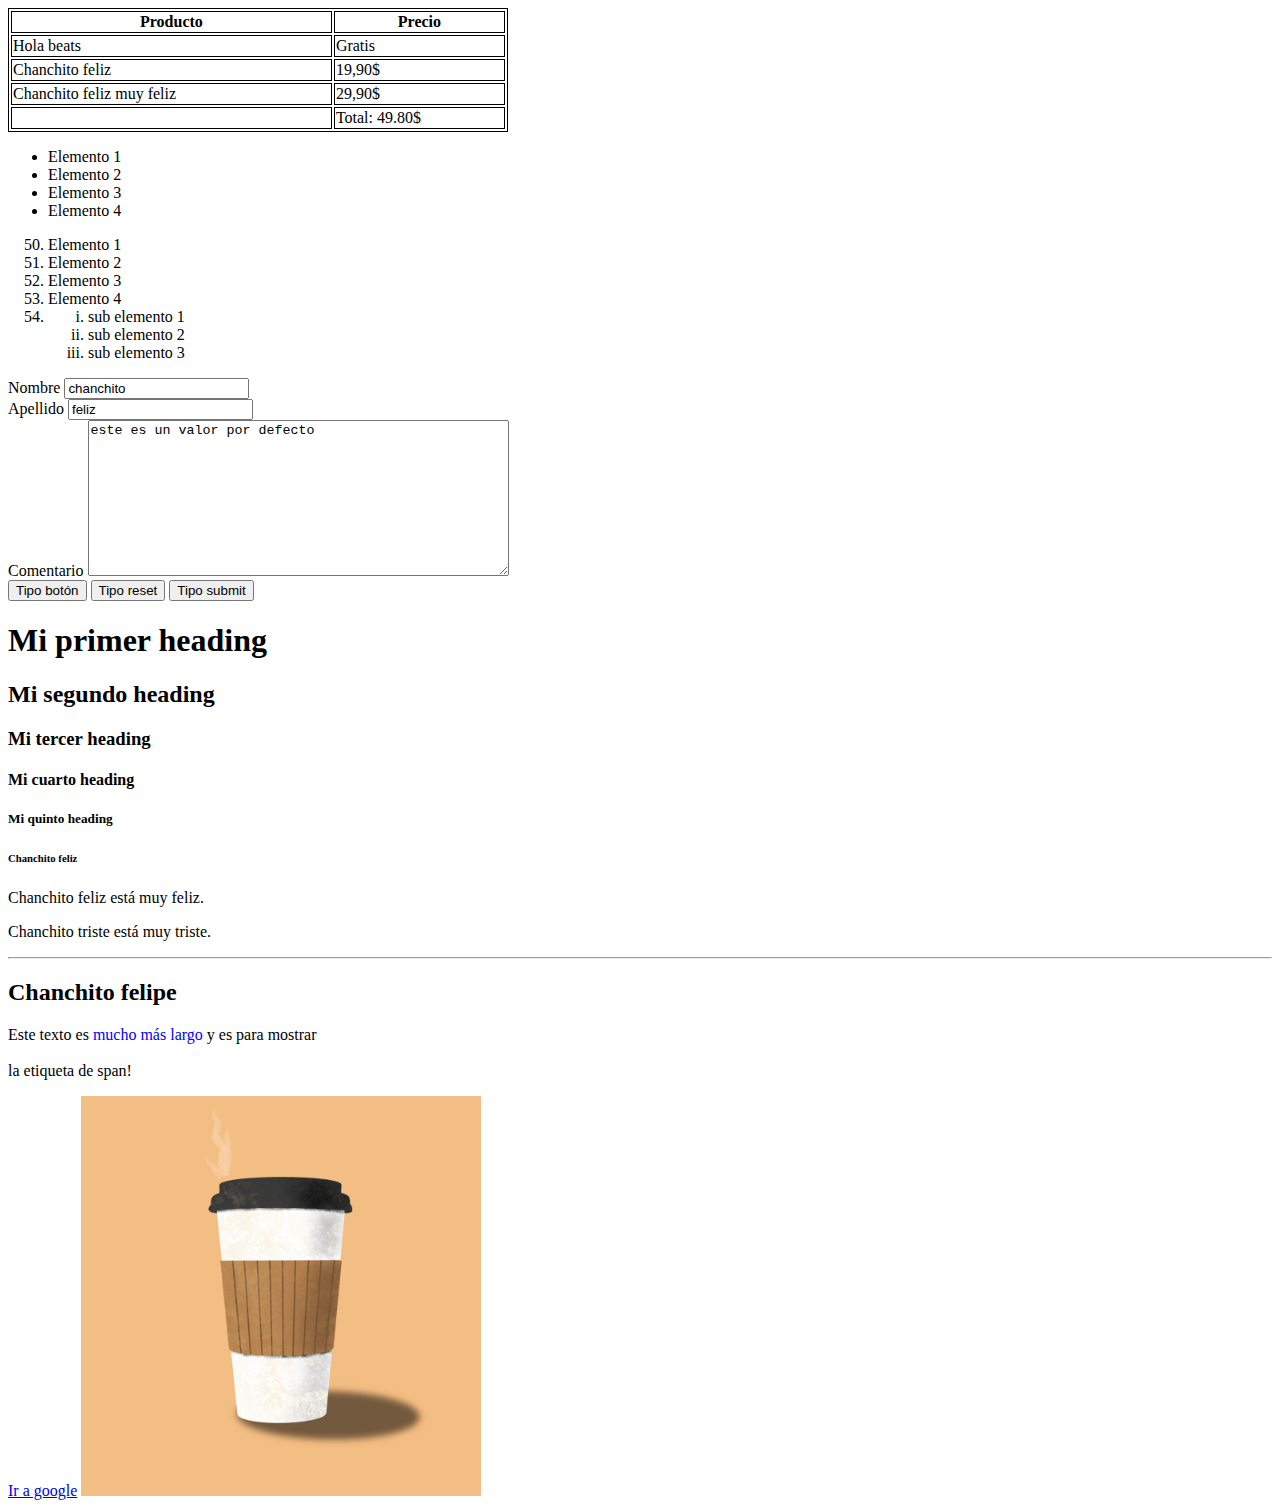
<file: Nicolas Schurmann/index.html>
<!DOCTYPE html>
<html>
<head>
    <title>Mi primera web</title>
    <style>
        table, th, td {
            border: 1px solid black;
        }
    </style>
</head>
<body>
    <table style="width: 500px;">
        <thead>
            <tr>
                <th>Producto</th>
                <th>Precio</th>
            </tr>
        </thead>
        <tbody>
            <tr>
                <td>Hola beats</td>
                <td>Gratis</td>
            </tr>
            <tr>
                <td>Chanchito feliz</td>
                <td>19,90$</td>
            </tr>
            <tr>
                <td>Chanchito feliz muy feliz</td>
                <td>29,90$</td>
            </tr>
        </tbody>
        <tfoot>
            <td></td>
            <td>Total: 49.80$</td>
        </tfoot>
    </table>
    <!-- ul es lista no ordenada -->
    <ul>
        <li>Elemento 1</li>
        <li>Elemento 2</li>
        <li>Elemento 3</li>
        <li>Elemento 4</li>
    </ul>
    <!-- ol es lista ordenada -->
    <ol>
        <li value="50">Elemento 1</li>
        <li>Elemento 2</li>
        <li>Elemento 3</li>
        <li>Elemento 4</li>
        <li>
            <ol>
                <li style="list-style-type: lower-roman;">sub elemento 1</li>
                <li style="list-style-type: lower-roman;">sub elemento 2</li>
                <li style="list-style-type: lower-roman;">sub elemento 3</li>
            </ol>
        </li>
    </ol>


    <form action="/formulario" method="POST">
        <label for="nombre">Nombre</label>
        <input value="chanchito" type="text" id="nombre" name="lala" placeholder="Chanchito feliz..." />
        <br>
        <label for="apellido">Apellido</label>
        <input value="feliz" type="text" id="apellido" name="apellido" placeholder="Chanchito triste..." />
        <br>
        <label for="comentario">Comentario</label>
        <textarea cols="50" rows="10" id="comentario" placeholder="ingrese comentario" name="comentario">este es un valor por defecto</textarea>
        <br>
        <button type="button">Tipo botón</button>
        <button type="reset">Tipo reset</button>
        <button type="submit">Tipo submit</button>
    </form>
    <h1>Mi primer heading</h1>
    <h2>Mi segundo heading</h2>
    <h3>Mi tercer heading</h3>
    <h4>Mi cuarto heading</h4>
    <h5>Mi quinto heading</h5>
    <h6>Chanchito feliz</h6>
    <p>Chanchito feliz está muy feliz.</p>
    <p>Chanchito triste está muy triste.</p>
    <hr>
    <h2>Chanchito felipe</h2>
    <p>
        Este texto es <span style="color:blue">mucho más largo</span>
        y es para mostrar <br><br>
        la etiqueta de span!
    </p>
    <!-- este texto es un comentario y no va a
    aparecer en el explorador -->
    <a target="_blank" href="https://www.google.co.nz">Ir a google</a>
    <img src="img/coffee.png" height="400" />
    
</body>
</html>
</file>
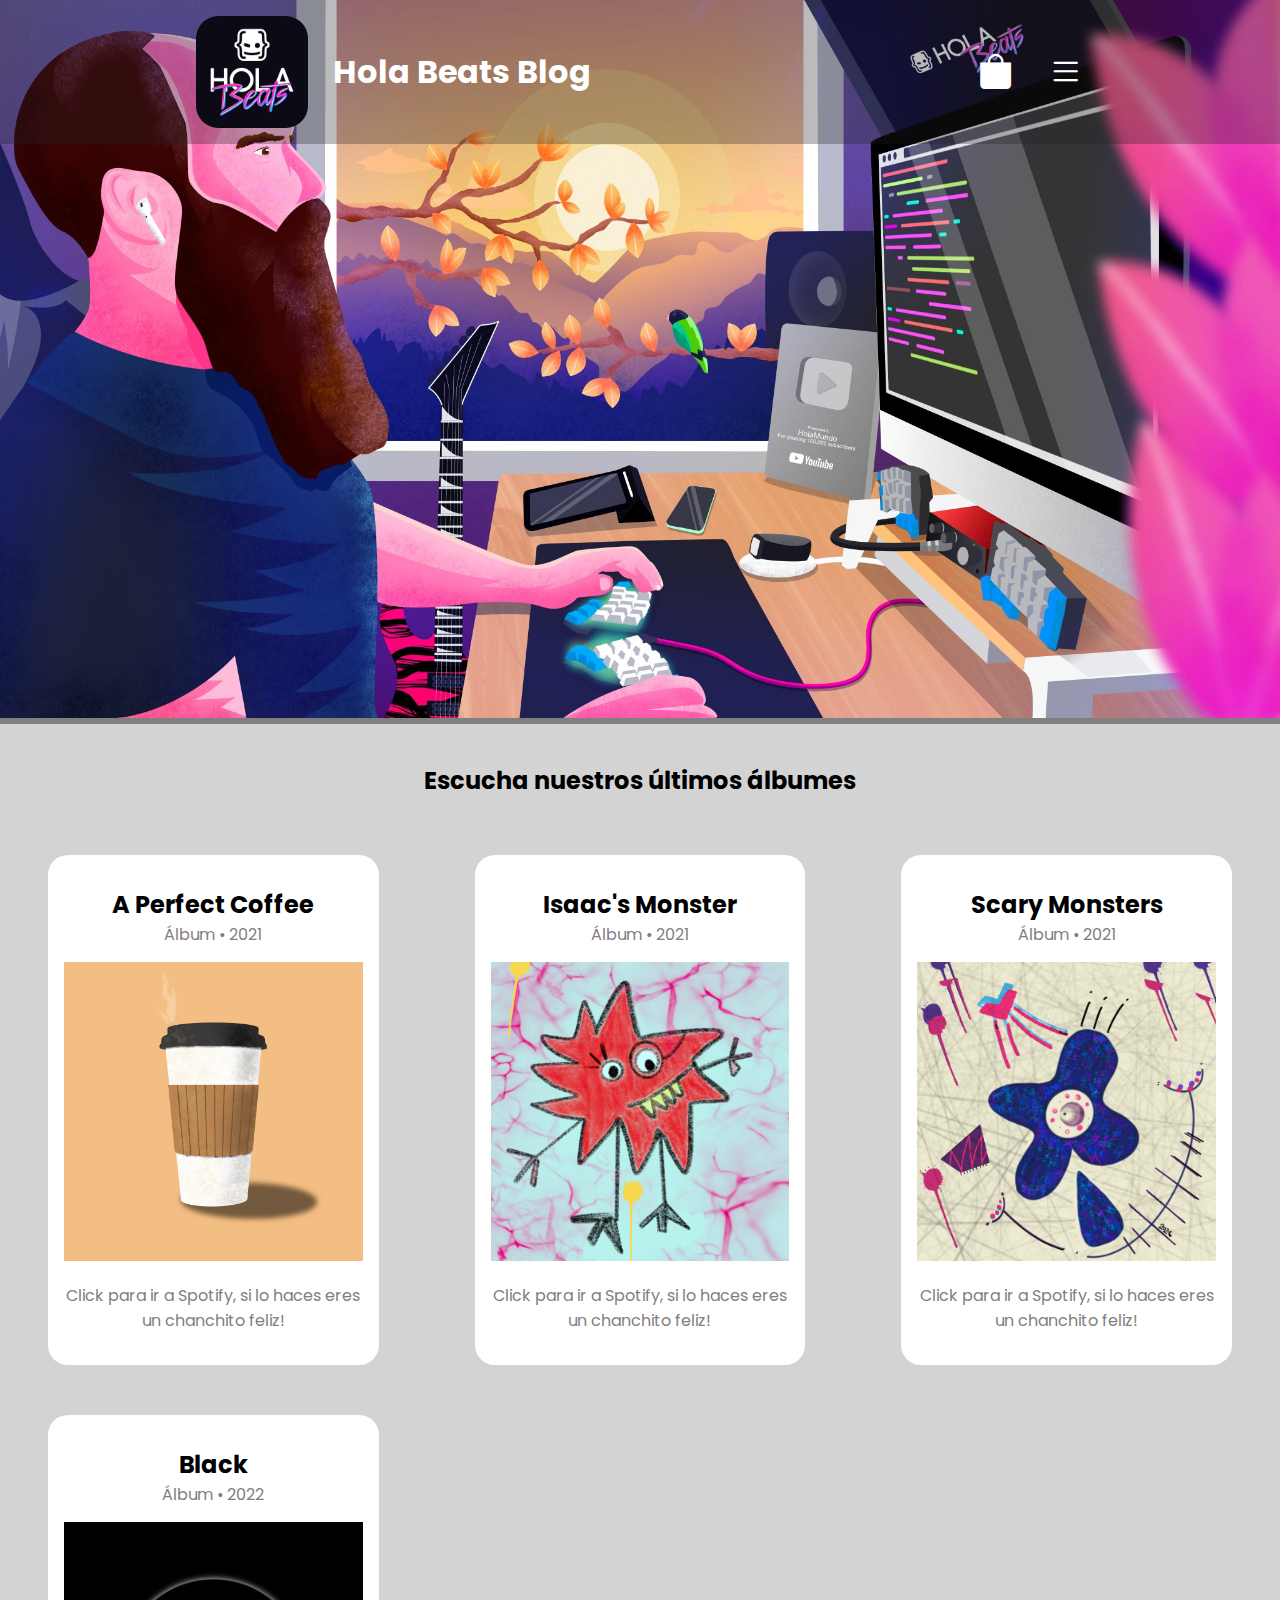
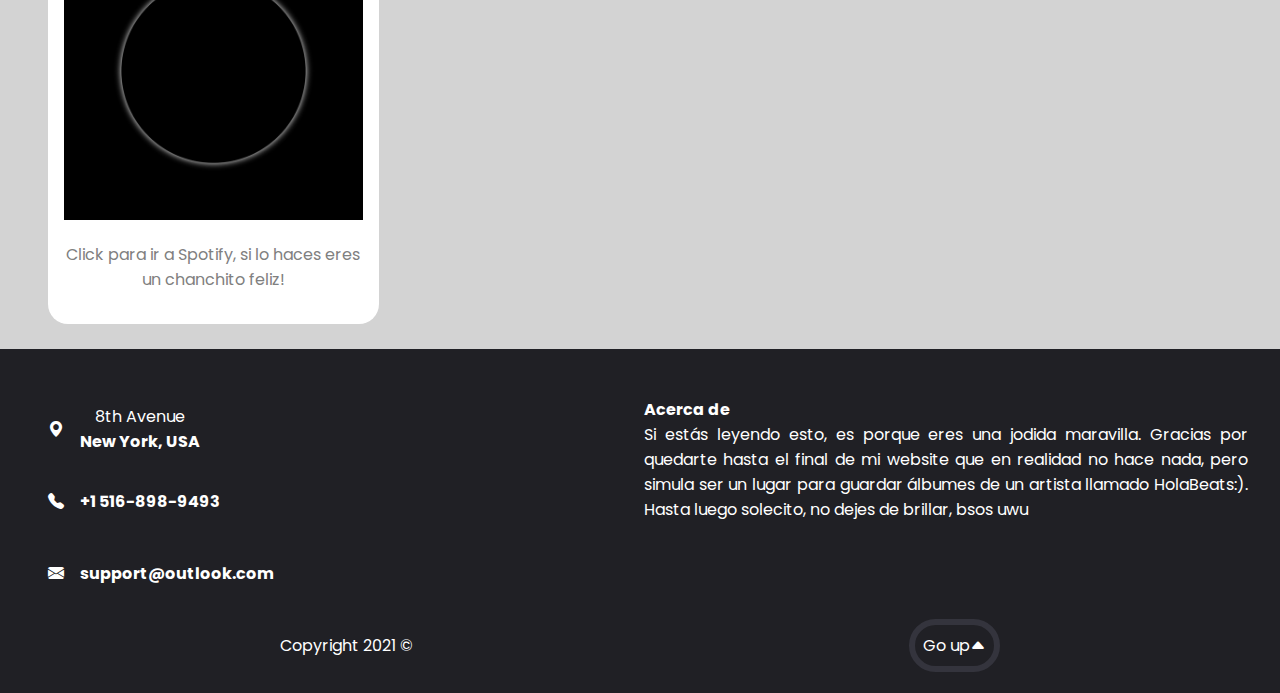
<file: Nicolas Schurmann/blog.html>
<!DOCTYPE html>
<html>
<head>
    <link rel="stylesheet" href="style.css">
    <title>Blog Chanchito Feliz</title>
</head>
<body>
    <header>
        <div id="logo">
            <img src="img/hola-beats.png" alt="hola-beats-logo">
            <h1 id="titulo">Hola Beats Blog</h1>
        </div>
        <div class="iconos">
            <i class="bi bi-bag-fill icon2"></i>
            <i class="bi bi-list icon2"></i>
        </div>
    </header>
    <img src="img/nicolas-schurmann.png" alt="banner" id="banner">
   <!--  <div>
        <p>soy un parrafo dentro de un div</p>
    </div> -->
    <div id="sub">
        <h2>Escucha nuestros últimos álbumes</h2>
    </div>
    <section>
        <article class="post">
            <a target="_blank" href="https://open.spotify.com/album/0cayeX492s5ggayTeFYNXC?si=bzQEXggER6-gxrS6eqRzng">
                <h2>A Perfect Coffee</h2>
                <p>Álbum • 2021</p>
                <img src="img/coffee.png" width="400" />
                <p>Click para ir a Spotify, si lo haces eres un chanchito feliz!</p>
            </a>
        </article>
        <article class="post">
            <a target="_blank" href="https://open.spotify.com/album/6KIFpWqw1ZZLhlRkDqGitg?si=Y9Ak5BGLTFuctoJLAEeokQ">
                <h2>Isaac's Monster</h2>
                <p>Álbum • 2021</p>
                <img src="img/monster.png" width="400" />
                <p>Click para ir a Spotify, si lo haces eres un chanchito feliz!</p>
            </a>
        </article>
        <article class="post">
            <a target="_blank" href="https://open.spotify.com/album/2O8zB3cRM6Wm8J2yWHh4f9?si=InKIHVXsTuiYa9z9XcF5pQ">
                <h2>Scary Monsters</h2>
                <p>Álbum • 2021</p>
                <img src="img/scary-monsters.png" width="400" />
                <p>Click para ir a Spotify, si lo haces eres un chanchito feliz!</p>
            </a>
        </article>
        <article class="post">
            <a  target="_blank" href="https://open.spotify.com/album/6cpYX7xm9Ugx0F3hkcGJqJ?si=1_tohFttR7eNoxPo_iOySA">
                <h2>Black</h2>
                <p>Álbum • 2022</p>
                <img src="img/black.png" width="400" />
                <p>Click para ir a Spotify, si lo haces eres un chanchito feliz!</p>
            </a>
        </article>
    </section>
    <footer>
        <!-- <a href="#titulo">Ir al comienzo</a> -->
        <div class="ft1" id="geo">
            <i class="bi bi-geo-alt-fill icon"></i>
            <p>8th Avenue<br>
            <strong>New York, USA</strong></p>
        </div>
        <div class="ft1" id="cell">
            <i class="bi bi-telephone-fill icon"></i>
            <a href="tel:+584120612748"><strong>+1 516-898-9493</strong></a>
        </div>
        <div class="ft1" id="mail">
            <i class="bi bi-envelope-fill icon"></i>
            <a href="mailto:jdgranadillo9@gmail.com"><strong>support@outlook.com</strong></a>
        </div>
        <div class="ft1" id="about">
            <p><strong>Acerca de</strong><br>
            Si estás leyendo esto, es porque eres una jodida maravilla. Gracias por quedarte hasta
            el final de mi website que en realidad no hace nada, pero simula ser un lugar para guardar
            álbumes de un artista llamado HolaBeats:). Hasta luego solecito, no dejes de brillar, bsos uwu
            </p>
        </div>
        <div class="ft1" id="copyright">
            <p>Copyright 2021 ©</p>
            <a href="#logo" class="go-up">Go up<i class="bi bi-caret-up-fill arrow"></i></a>
        </div>
    </footer>
</body>
</html>
</file>
<file: Nicolas Schurmann/style.css>
@import url('https://fonts.googleapis.com/css2?family=Poppins&display=swap');
@import url("https://cdn.jsdelivr.net/npm/bootstrap-icons@1.10.3/font/bootstrap-icons.css");

*{
    padding: 0;
    margin: 0;
    font-family: 'Poppins', sans-serif;
    /* font-size: 3.5vw; */
}

a{
    text-decoration: none;
    color: black;
}

a:visited{
    text-decoration: none;
    color: black;
}

html{
    font-size: 26px;
}

/* h2{
    font-size: 2rem;
} */

header #titulo{
    /* font-size: 1.5rem; */
    margin: auto 0.3em;
    color: white;
}

.iconos{
    display: flex;
}

#sub{
    width: 80%;
    margin: 2rem auto;
    text-align: center;
}

header{
    background-color: rgba(32, 32, 37, 0.3);
    text-align: left;
    display: flex;
    justify-content: space-around;
    position: absolute;
    width: 100%;
}

#banner{
    width: 100%;
    border-bottom: solid 0.4rem gray;
}

.icon2{
    /* padding: 0.5em; */
    border-radius: 50%;
    font-size: 2.2rem;
    margin: auto 0.5em;
    color: white;
}

#logo{
    display: flex;
}

header img{
    width: 7rem;
    margin: 1em;
    border-radius: 20%;
}

body{
    background-color: rgb(211, 211, 211);
}

section{
    margin: 2rem auto;
    display: grid;
    grid-template-columns: 1fr;
}

.post{
    transition: box-shadow 0.5s ease;
    width: 65%;
    text-align: center;
    /* border: 1px #000 solid; */
    padding: 2em 1em;
    background-color: white;
    margin: 25px auto;
    border-radius: 20px;
}

.post:hover{
    box-shadow: 0 0.1rem 0.5rem rgba(0, 0, 0, 0.3);
    cursor: pointer;
}

.post:active{
    opacity: 80%;
}

.post p{
    color: gray;
    /* font-size: 1.5rem; */
}

.post img{
    width: 100%;
    margin: 5% auto;
}

/* *************************** FOOTER **************************** */

footer{
    display: grid;
    grid-template-columns: 1fr;
    /* grid-template-rows: 4em 4em 4em 4em; */
    grid-template-areas: "a"
    "b"
    "c"
    "d"
    "e";
    grid-gap: 2rem;
    background-color: #202025;
    padding: 4rem;
    color: white;
    /* font-size: 2rem; */
}

.icon{
    padding: 0.5em;
    border-radius: 50%;
    margin: auto 0.5em;
}

.ft1{
    display: flex;
    height: 100%;
    margin: 0 auto;
    justify-content: center;
    text-align: center;
    /* font-size: 2rem; */
}

.ft1 p, .ft1 a{
    margin: auto 0px;
    color: white;
    text-decoration: none;
    /* font-size: 2rem; */
    
}

.ft1 a:hover{
    opacity: 50%;
}

#geo{
    grid-area: a;
}

#cell{
    grid-area: b;
}

#mail{
    grid-area: c;
}

#about{
    grid-area: d;
    /* margin: 2em; */
    text-align: justify;
}

#copyright{
    grid-area: e;
    text-align: center;
    display: flex;
    margin: 0;
    justify-content: space-around;
}

a.go-up{
    /* text-align: center; */
    display: flex;
    justify-content: center;
    padding: 0.5rem;
    border: 0.4rem solid #34343d;
    border-radius: 2rem;
}

/* ************************* PARA ESCRITORIO ******************** */

@media (min-width: 350px) and (orientation: landscape) {

    html{
        font-size: 16px;
    }

    footer{
        display: grid;
        grid-template-columns: 1fr 1fr;
        grid-template-rows: 4em 4em 4em 4em;
        grid-template-areas: "a d"
                             "b d"
                             "c d"
                             "e e";
        padding: 3rem 2rem 1rem;
        grid-gap: 0.5rem;
        color: white;
        /* font-size: 1rem; */
    }

    #about{
        grid-area: d;
        text-align: justify;
        /* font-size: 1rem; */
    }

    #about p{
        margin: 0;
    }

    .ft1{
        display: flex;
        /* width: 70%; */
        height: 100%;
        margin: 0;
        justify-content: left;
    }

    .ft1 p, .ft1 a{
        margin: auto 0;
        color: white;
        text-decoration: none;
        /* font-size: 1rem; */
    }

    section{
        margin: auto;
        display: grid;
        grid-template-columns: 1fr 1fr 1fr;
    }

    .post{
        width: 70%;
    }
}
</file>
